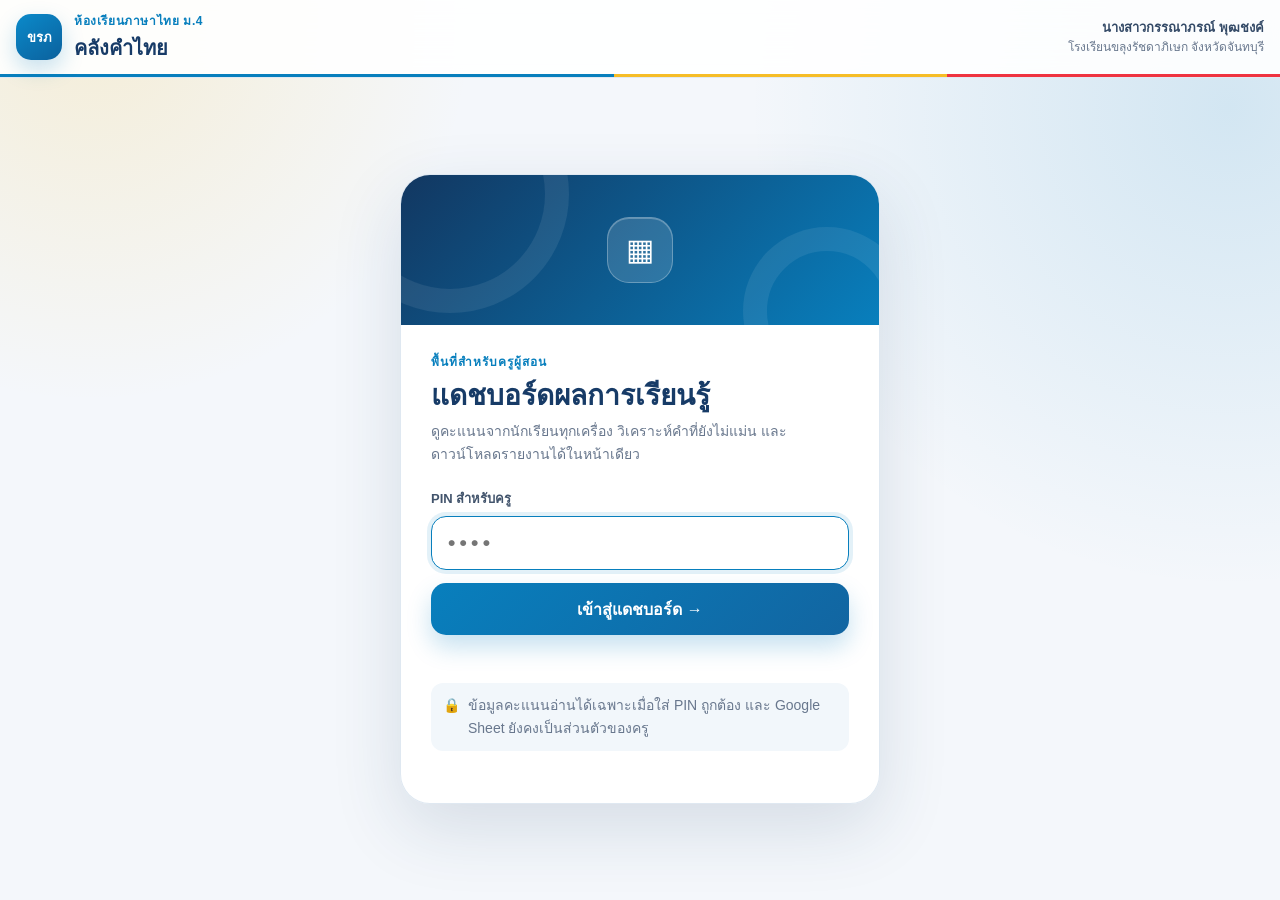
<file: google-sheets/Dashboard.html>
<!doctype html>
<html lang="th">
  <head>
    <meta charset="utf-8" />
    <meta name="viewport" content="width=device-width, initial-scale=1" />
    <meta name="theme-color" content="#0b74b8" />
    <title>แดชบอร์ดครู · คลังคำไทย</title>
    <style>
      :root {
        --bg: #f4f7fb;
        --surface: #ffffff;
        --ink: #172843;
        --muted: #68778d;
        --line: #dce6f0;
        --blue: #087fbd;
        --deep: #173b67;
        --gold: #f6bd27;
        --green: #159968;
        --red: #df4052;
        --purple: #7453b8;
        --shadow: 0 24px 70px rgba(29, 65, 99, .14);
      }
      * { box-sizing: border-box; }
      html { color-scheme: light; }
      body {
        min-height: 100vh;
        margin: 0;
        background:
          radial-gradient(circle at 7% 2%, rgba(246, 189, 39, .17), transparent 24rem),
          radial-gradient(circle at 96% 12%, rgba(8, 127, 189, .14), transparent 30rem),
          var(--bg);
        color: var(--ink);
        font-family: "Noto Sans Thai", "Leelawadee UI", Tahoma, Arial, sans-serif;
      }
      button, input, select { font: inherit; }
      button { cursor: pointer; }
      .shell { width: min(1440px, calc(100% - 32px)); margin: 0 auto; }
      .topbar { position: sticky; top: 0; z-index: 20; border-bottom: 1px solid rgba(220, 230, 240, .85); background: rgba(255, 255, 255, .9); backdrop-filter: blur(18px); }
      .topbar::after { content: ""; display: block; height: 3px; background: linear-gradient(90deg, var(--blue) 0 48%, var(--gold) 48% 74%, #ef3340 74%); }
      .topbar-inner { min-height: 74px; display: flex; align-items: center; justify-content: space-between; gap: 16px; }
      .brand { display: flex; align-items: center; gap: 12px; min-width: 0; }
      .emblem { width: 46px; height: 46px; flex: 0 0 auto; display: grid; place-items: center; border-radius: 15px; background: linear-gradient(145deg, #0b8aca, #0b619d); color: #fff; box-shadow: 0 9px 22px rgba(8, 127, 189, .23); font-size: 13px; font-weight: 950; }
      .brand small, .brand strong { display: block; }
      .brand small { color: var(--blue); font-size: 12px; font-weight: 900; letter-spacing: .05em; }
      .brand strong { margin-top: 2px; color: var(--deep); font-size: 20px; }
      .teacher { color: var(--muted); text-align: right; font-size: 12px; line-height: 1.55; }
      .teacher strong { display: block; color: #344a67; font-size: 13px; }
      .login-wrap { min-height: calc(100vh - 78px); display: grid; place-items: center; padding: 32px 0; }
      .login-card { width: min(480px, 100%); overflow: hidden; border: 1px solid rgba(220, 230, 240, .9); border-radius: 30px; background: rgba(255, 255, 255, .94); box-shadow: var(--shadow); }
      .login-visual { position: relative; min-height: 150px; display: grid; place-items: center; overflow: hidden; background: linear-gradient(135deg, #123761, #087fbd); color: white; }
      .login-visual::before, .login-visual::after { content: ""; position: absolute; border-radius: 50%; border: 24px solid rgba(255, 255, 255, .08); }
      .login-visual::before { width: 190px; height: 190px; left: -70px; top: -100px; }
      .login-visual::after { width: 120px; height: 120px; right: -32px; bottom: -70px; }
      .shield { position: relative; width: 66px; height: 66px; display: grid; place-items: center; border: 1px solid rgba(255, 255, 255, .28); border-radius: 22px; background: rgba(255, 255, 255, .14); box-shadow: inset 0 1px rgba(255, 255, 255, .25); font-size: 30px; }
      .login-body { padding: 27px 30px 30px; }
      .eyebrow { color: var(--blue); font-size: 12px; font-weight: 950; letter-spacing: .08em; }
      h1, h2, h3, p { margin-top: 0; }
      .login-body h1 { margin: 7px 0 7px; color: var(--deep); font-size: 28px; line-height: 1.25; }
      .login-body p { margin-bottom: 22px; color: var(--muted); font-size: 14px; line-height: 1.65; }
      .pin-label { display: grid; gap: 7px; color: #42546c; font-size: 13px; font-weight: 850; }
      .pin-input { width: 100%; height: 54px; padding: 0 16px; border: 1px solid #cfdae6; border-radius: 15px; outline: none; background: #f8fafc; color: var(--deep); font-size: 21px; font-weight: 900; letter-spacing: .2em; transition: .16s ease; }
      .pin-input:focus { border-color: var(--blue); background: #fff; box-shadow: 0 0 0 4px rgba(8, 127, 189, .11); }
      .primary-button { width: 100%; min-height: 52px; margin-top: 13px; border: 0; border-radius: 15px; background: linear-gradient(135deg, #087fbd, #1265a1); color: #fff; box-shadow: 0 12px 25px rgba(8, 127, 189, .23); font-weight: 900; }
      .primary-button:hover { transform: translateY(-1px); }
      .primary-button:disabled { cursor: wait; opacity: .7; transform: none; }
      .login-error { min-height: 22px; margin-top: 10px; color: var(--red); font-size: 13px; font-weight: 750; text-align: center; }
      .privacy-note { display: flex; gap: 8px; margin: 16px 0 0; padding: 11px 12px; border-radius: 12px; background: #f2f7fb; color: #64758b; font-size: 12px; line-height: 1.5; }
      .dashboard { padding: 27px 0 48px; }
      .dashboard-head { display: flex; align-items: flex-end; justify-content: space-between; gap: 20px; }
      .dashboard-head h1 { margin: 6px 0 4px; color: var(--deep); font-size: clamp(27px, 4vw, 42px); letter-spacing: -.03em; }
      .dashboard-head p { margin-bottom: 0; color: var(--muted); font-size: 14px; }
      .head-actions { display: flex; flex-wrap: wrap; justify-content: flex-end; gap: 8px; }
      .action-button { min-height: 40px; padding: 8px 13px; border: 1px solid var(--line); border-radius: 12px; background: rgba(255,255,255,.9); color: #53647a; font-size: 13px; font-weight: 850; box-shadow: 0 5px 16px rgba(29, 65, 99, .07); }
      .action-button:hover { border-color: #a9c4d8; color: var(--blue); }
      .action-button.blue { border-color: var(--blue); background: var(--blue); color: white; }
      .action-button:disabled { cursor: wait; opacity: .55; }
      .live-note { margin-top: 18px; display: flex; align-items: center; justify-content: space-between; gap: 14px; padding: 11px 14px; border: 1px solid #cce9dc; border-radius: 14px; background: #effaf5; color: #176a4d; font-size: 12px; font-weight: 800; }
      .live-dot { width: 8px; height: 8px; display: inline-block; margin-right: 7px; border-radius: 50%; background: var(--green); box-shadow: 0 0 0 5px rgba(21,153,104,.12); }
      .stats { display: grid; grid-template-columns: repeat(4, minmax(0, 1fr)); gap: 13px; margin-top: 16px; }
      .stat { position: relative; overflow: hidden; min-height: 132px; padding: 18px; border: 1px solid var(--line); border-radius: 21px; background: rgba(255,255,255,.94); box-shadow: 0 15px 40px rgba(29,65,99,.09); }
      .stat::after { content: ""; position: absolute; width: 90px; height: 90px; right: -36px; bottom: -42px; border-radius: 50%; background: var(--stat-color); opacity: .1; }
      .stat-top { display: flex; align-items: center; justify-content: space-between; gap: 8px; }
      .stat span { color: #6b798c; font-size: 12px; font-weight: 850; }
      .stat-icon { width: 35px; height: 35px; display: grid; place-items: center; border-radius: 11px; background: color-mix(in srgb, var(--stat-color) 12%, white); color: var(--stat-color); font-size: 16px; }
      .stat strong { display: block; margin-top: 12px; color: var(--deep); font-size: 30px; line-height: 1; }
      .stat small { display: block; margin-top: 8px; color: #8a96a6; font-size: 11px; }
      .panel { border: 1px solid var(--line); border-radius: 22px; background: rgba(255,255,255,.94); box-shadow: 0 15px 42px rgba(29,65,99,.08); }
      .filters { display: grid; grid-template-columns: minmax(220px, 1.45fr) repeat(4, minmax(130px, .7fr)); gap: 9px; margin-top: 15px; padding: 13px; }
      .field { display: grid; gap: 5px; min-width: 0; }
      .field label { color: #758296; font-size: 11px; font-weight: 900; }
      .field input, .field select { width: 100%; min-width: 0; height: 42px; padding: 0 12px; border: 1px solid #d7e1eb; border-radius: 11px; outline: 0; background: #f8fafc; color: #34465e; font-size: 13px; }
      .field input:focus, .field select:focus { border-color: var(--blue); background: white; box-shadow: 0 0 0 3px rgba(8,127,189,.09); }
      .analytics { display: grid; grid-template-columns: 1.2fr .8fr .8fr; gap: 13px; margin-top: 13px; }
      .analytics .panel { min-height: 275px; padding: 18px; }
      .panel-title { display: flex; align-items: flex-start; justify-content: space-between; gap: 10px; margin-bottom: 17px; }
      .panel-title h2 { margin: 0; color: var(--deep); font-size: 17px; }
      .panel-title span { color: #8a96a6; font-size: 11px; }
      .bars { display: grid; gap: 13px; }
      .bar-row { display: grid; grid-template-columns: minmax(90px, 1fr) minmax(110px, 2fr) 42px; align-items: center; gap: 9px; }
      .bar-label { overflow: hidden; color: #55657b; font-size: 12px; font-weight: 800; text-overflow: ellipsis; white-space: nowrap; }
      .bar-track { height: 10px; overflow: hidden; border-radius: 99px; background: #edf2f6; }
      .bar-fill { height: 100%; border-radius: inherit; background: linear-gradient(90deg, var(--blue), #18a3d7); transition: width .3s ease; }
      .bar-value { color: var(--deep); font-size: 12px; font-weight: 900; text-align: right; }
      .distribution { height: 178px; display: flex; align-items: flex-end; justify-content: space-around; gap: 10px; padding-top: 10px; }
      .column { height: 100%; flex: 1; display: flex; flex-direction: column; justify-content: flex-end; align-items: center; gap: 7px; }
      .column b { color: var(--deep); font-size: 12px; }
      .column-bar { width: min(45px, 75%); min-height: 5px; border-radius: 10px 10px 4px 4px; background: var(--column-color); opacity: .9; transition: height .3s ease; }
      .column small { color: #7d899a; font-size: 10px; text-align: center; }
      .weak-list { display: grid; gap: 10px; }
      .weak-item { display: grid; grid-template-columns: 28px 1fr auto; align-items: center; gap: 9px; padding-bottom: 9px; border-bottom: 1px solid #edf1f5; }
      .weak-item:last-child { border-bottom: 0; }
      .weak-rank { width: 27px; height: 27px; display: grid; place-items: center; border-radius: 9px; background: #fff2f4; color: var(--red); font-size: 11px; font-weight: 950; }
      .weak-item strong { overflow: hidden; color: #43546b; font-size: 13px; text-overflow: ellipsis; white-space: nowrap; }
      .weak-item span { color: #8a96a6; font-size: 11px; font-weight: 800; }
      .table-panel { margin-top: 13px; overflow: hidden; }
      .table-head { display: flex; align-items: center; justify-content: space-between; gap: 15px; padding: 17px 18px; border-bottom: 1px solid #e6edf4; }
      .table-head h2 { margin: 0; color: var(--deep); font-size: 18px; }
      .table-head span { color: #7d8999; font-size: 12px; font-weight: 750; }
      .table-wrap { overflow-x: auto; }
      table { width: 100%; border-collapse: collapse; }
      th { padding: 12px 13px; background: #f4f7fa; color: #718096; text-align: left; font-size: 11px; font-weight: 900; white-space: nowrap; }
      td { padding: 13px; border-top: 1px solid #edf1f5; color: #4e6077; font-size: 12px; vertical-align: middle; }
      tbody tr:hover { background: #f8fbfd; }
      .student-cell strong, .student-cell small { display: block; }
      .student-cell strong { color: #2f435f; font-size: 13px; }
      .student-cell small { margin-top: 3px; color: #8995a5; }
      .score-pill { min-width: 66px; display: inline-flex; justify-content: center; padding: 6px 8px; border-radius: 9px; background: #eef8f4; color: #16704f; font-weight: 950; }
      .score-pill.mid { background: #fff7e8; color: #9a6710; }
      .score-pill.low { background: #fff0f2; color: #aa3040; }
      .weak-text { max-width: 230px; overflow: hidden; color: #8a5960; text-overflow: ellipsis; white-space: nowrap; }
      .empty { padding: 50px 20px; color: #7b899b; text-align: center; }
      .empty-icon { width: 56px; height: 56px; display: grid; place-items: center; margin: 0 auto 12px; border-radius: 18px; background: #edf4f9; color: var(--blue); font-size: 24px; }
      .loading-overlay { position: fixed; inset: 0; z-index: 50; display: grid; place-items: center; background: rgba(244,247,251,.74); backdrop-filter: blur(5px); }
      .loader { width: 58px; height: 58px; border: 5px solid #d9e7f1; border-top-color: var(--blue); border-radius: 50%; animation: spin .7s linear infinite; }
      @keyframes spin { to { transform: rotate(360deg); } }
      [hidden] { display: none !important; }
      @media (max-width: 1050px) {
        .stats { grid-template-columns: repeat(2, 1fr); }
        .filters { grid-template-columns: repeat(3, 1fr); }
        .field.search-field { grid-column: span 2; }
        .analytics { grid-template-columns: 1fr 1fr; }
        .analytics .panel:first-child { grid-column: 1 / -1; }
      }
      @media (max-width: 700px) {
        .shell { width: min(100% - 20px, 1440px); }
        .topbar-inner { min-height: 65px; }
        .teacher { display: none; }
        .emblem { width: 40px; height: 40px; border-radius: 12px; }
        .brand strong { font-size: 17px; }
        .dashboard { padding-top: 20px; }
        .dashboard-head { align-items: flex-start; flex-direction: column; }
        .head-actions { width: 100%; justify-content: flex-start; }
        .action-button { flex: 1; padding-inline: 8px; }
        .live-note { align-items: flex-start; flex-direction: column; }
        .stats { gap: 9px; }
        .stat { min-height: 116px; padding: 14px; border-radius: 17px; }
        .stat strong { font-size: 25px; }
        .filters { grid-template-columns: 1fr 1fr; }
        .field.search-field { grid-column: 1 / -1; }
        .field.date-field { grid-column: 1 / -1; }
        .analytics { grid-template-columns: 1fr; }
        .analytics .panel:first-child { grid-column: auto; }
        .login-card { border-radius: 23px; }
        .login-body { padding: 23px 20px 24px; }
        .table-wrap { overflow: visible; }
        table, thead, tbody, tr, td { display: block; }
        thead { display: none; }
        tbody { padding: 7px 11px 12px; }
        tbody tr { margin-top: 9px; padding: 12px 13px; border: 1px solid #e2eaf2; border-radius: 14px; background: #fbfcfe; }
        td { display: grid; grid-template-columns: 92px 1fr; gap: 9px; padding: 6px 0; border: 0; font-size: 12px; }
        td::before { content: attr(data-label); color: #8a96a6; font-size: 10px; font-weight: 900; }
        .weak-text { max-width: none; white-space: normal; }
      }
      @media (max-width: 420px) {
        .stats { grid-template-columns: 1fr; }
        .filters { grid-template-columns: 1fr; }
        .field.search-field, .field.date-field { grid-column: auto; }
      }
    </style>
  </head>
  <body>
    <header class="topbar">
      <div class="shell topbar-inner">
        <div class="brand">
          <div class="emblem">ขรภ</div>
          <div><small>ห้องเรียนภาษาไทย ม.4</small><strong>คลังคำไทย</strong></div>
        </div>
        <div class="teacher"><strong>นางสาวกรรณาภรณ์ พุฒชงค์</strong>โรงเรียนขลุงรัชดาภิเษก จังหวัดจันทบุรี</div>
      </div>
    </header>

    <main>
      <section id="loginView" class="login-wrap shell">
        <div class="login-card">
          <div class="login-visual"><div class="shield" aria-hidden="true">▦</div></div>
          <div class="login-body">
            <div class="eyebrow">พื้นที่สำหรับครูผู้สอน</div>
            <h1>แดชบอร์ดผลการเรียนรู้</h1>
            <p>ดูคะแนนจากนักเรียนทุกเครื่อง วิเคราะห์คำที่ยังไม่แม่น และดาวน์โหลดรายงานได้ในหน้าเดียว</p>
            <form id="loginForm">
              <label class="pin-label" for="teacherPin">PIN สำหรับครู
                <input id="teacherPin" class="pin-input" type="password" inputmode="numeric" autocomplete="current-password" maxlength="30" placeholder="••••" required />
              </label>
              <button id="loginButton" class="primary-button" type="submit">เข้าสู่แดชบอร์ด →</button>
              <div id="loginError" class="login-error" role="alert"></div>
            </form>
            <p class="privacy-note"><span aria-hidden="true">🔒</span><span>ข้อมูลคะแนนอ่านได้เฉพาะเมื่อใส่ PIN ถูกต้อง และ Google Sheet ยังคงเป็นส่วนตัวของครู</span></p>
          </div>
        </div>
      </section>

      <section id="dashboardView" class="dashboard shell" hidden>
        <div class="dashboard-head">
          <div>
            <div class="eyebrow">ภาพรวมชั้นเรียน</div>
            <h1>แดชบอร์ดครู</h1>
            <p id="updatedAt">กำลังอ่านข้อมูลล่าสุด…</p>
          </div>
          <div class="head-actions">
            <button id="refreshButton" class="action-button" type="button">↻ อัปเดต</button>
            <button id="exportButton" class="action-button blue" type="button">⇩ ดาวน์โหลด CSV</button>
            <button id="logoutButton" class="action-button" type="button">ออกจากระบบ</button>
          </div>
        </div>

        <div class="live-note"><span><i class="live-dot"></i>เชื่อมกับ Google Sheet แล้ว · คะแนนใหม่จะปรากฏเมื่อกดอัปเดต</span><span id="recordScope">0 รายการ</span></div>

        <div class="stats">
          <article class="stat" style="--stat-color:var(--blue)"><div class="stat-top"><span>นักเรียนทั้งหมด</span><i class="stat-icon">♟</i></div><strong id="studentCount">0</strong><small>นับจากชื่อ ชั้น และเลขที่</small></article>
          <article class="stat" style="--stat-color:var(--purple)"><div class="stat-top"><span>จำนวนครั้งที่ฝึก</span><i class="stat-icon">▤</i></div><strong id="attemptCount">0</strong><small>เฉพาะข้อมูลตามตัวกรอง</small></article>
          <article class="stat" style="--stat-color:var(--gold)"><div class="stat-top"><span>คะแนนเฉลี่ย</span><i class="stat-icon">★</i></div><strong id="averageScore">0</strong><small>คะแนนเต็ม 100</small></article>
          <article class="stat" style="--stat-color:var(--green)"><div class="stat-top"><span>ผ่านเกณฑ์ 70%</span><i class="stat-icon">✓</i></div><strong id="passRate">0%</strong><small id="passDetail">0 จาก 0 ครั้ง</small></article>
        </div>

        <section class="panel filters" aria-label="ตัวกรองคะแนน">
          <div class="field search-field"><label for="searchInput">ค้นหานักเรียน</label><input id="searchInput" type="search" placeholder="ชื่อ เลขที่ หรือชั้น/ห้อง" /></div>
          <div class="field"><label for="classFilter">ชั้น/ห้อง</label><select id="classFilter"><option value="">ทุกห้อง</option></select></div>
          <div class="field"><label for="lessonFilter">บทเรียน</label><select id="lessonFilter"><option value="">ทุกบทเรียน</option></select></div>
          <div class="field"><label for="modeFilter">โหมดเกม</label><select id="modeFilter"><option value="">ทุกโหมด</option></select></div>
          <div class="field date-field"><label for="dateFilter">วันที่ทำ</label><input id="dateFilter" type="date" /></div>
        </section>

        <div class="analytics">
          <section class="panel"><div class="panel-title"><h2>คะแนนเฉลี่ยรายบทเรียน</h2><span>เทียบจาก 100 คะแนน</span></div><div id="lessonBars" class="bars"></div></section>
          <section class="panel"><div class="panel-title"><h2>ช่วงคะแนน</h2><span>จำนวนครั้ง</span></div><div id="distribution" class="distribution"></div></section>
          <section class="panel"><div class="panel-title"><h2>คำที่ยังไม่แม่น</h2><span>5 อันดับแรก</span></div><div id="weakWords" class="weak-list"></div></section>
        </div>

        <section class="panel table-panel">
          <div class="table-head"><h2>รายการคะแนนล่าสุด</h2><span id="tableCount">แสดง 0 รายการ</span></div>
          <div class="table-wrap">
            <table>
              <thead><tr><th>วัน–เวลา</th><th>นักเรียน</th><th>บทเรียน</th><th>โหมดเกม</th><th>คะแนน</th><th>คำที่ยังไม่แม่น</th></tr></thead>
              <tbody id="scoreRows"></tbody>
            </table>
            <div id="emptyState" class="empty" hidden><div class="empty-icon">⌕</div><strong>ยังไม่พบคะแนน</strong><p>ลองเปลี่ยนตัวกรอง หรือรอให้นักเรียนทำภารกิจแรกสำเร็จ</p></div>
          </div>
        </section>
      </section>
    </main>

    <div id="loadingOverlay" class="loading-overlay" hidden><div class="loader" aria-label="กำลังโหลด"></div></div>

    <script>
      (() => {
        "use strict";
        let teacherPin = sessionStorage.getItem("thai-game-teacher-pin") || "";
        let allRows = [];
        let filteredRows = [];
        const $ = (id) => document.getElementById(id);
        const loginView = $("loginView");
        const dashboardView = $("dashboardView");
        const loginForm = $("loginForm");
        const pinInput = $("teacherPin");
        const loginButton = $("loginButton");
        const loginError = $("loginError");
        const loadingOverlay = $("loadingOverlay");
        const filters = ["searchInput", "classFilter", "lessonFilter", "modeFilter", "dateFilter"].map($);

        const escapeHtml = (value) => String(value == null ? "" : value)
          .replace(/&/g, "&amp;").replace(/</g, "&lt;").replace(/>/g, "&gt;").replace(/"/g, "&quot;").replace(/'/g, "&#039;");
        const percentScore = (row) => Math.max(0, Math.min(100, Math.round((Number(row.score) || 0) / Math.max(1, Number(row.total) || 100) * 100)));
        const formatNumber = (value) => new Intl.NumberFormat("th-TH").format(Number(value) || 0);
        const formatDateTime = (value) => {
          const date = new Date(value);
          return isNaN(date.getTime()) ? String(value || "-") : new Intl.DateTimeFormat("th-TH", { dateStyle: "short", timeStyle: "short" }).format(date);
        };
        const localDateKey = (value) => {
          const date = new Date(value);
          if (isNaN(date.getTime())) return "";
          const year = date.getFullYear();
          const month = String(date.getMonth() + 1).padStart(2, "0");
          const day = String(date.getDate()).padStart(2, "0");
          return `${year}-${month}-${day}`;
        };
        const uniqueValues = (key) => [...new Set(allRows.map((row) => String(row[key] || "").trim()).filter(Boolean))].sort((a, b) => a.localeCompare(b, "th"));
        const scoreClass = (score) => score >= 70 ? "" : score >= 50 ? "mid" : "low";

        const setLoading = (loading) => {
          loadingOverlay.hidden = !loading;
          loginButton.disabled = loading;
          $("refreshButton").disabled = loading;
        };

        const showLogin = (message = "") => {
          dashboardView.hidden = true;
          loginView.hidden = false;
          loginError.textContent = message;
          pinInput.value = "";
          window.setTimeout(() => pinInput.focus(), 50);
        };

        const loadData = (fromLogin = false) => {
          if (!teacherPin) return showLogin();
          setLoading(true);
          loginError.textContent = "";
          google.script.run
            .withSuccessHandler((data) => {
              setLoading(false);
              sessionStorage.setItem("thai-game-teacher-pin", teacherPin);
              allRows = Array.isArray(data && data.rows) ? data.rows : [];
              loginView.hidden = true;
              dashboardView.hidden = false;
              populateFilters();
              applyFilters();
              const updated = data && data.generatedAt ? formatDateTime(data.generatedAt) : "ขณะนี้";
              $("updatedAt").textContent = `ข้อมูลล่าสุด ${updated}${data && data.truncated ? " · แสดง 5,000 รายการล่าสุด" : ""}`;
            })
            .withFailureHandler((error) => {
              setLoading(false);
              if (fromLogin || String(error && error.message || error).includes("PIN")) {
                teacherPin = "";
                sessionStorage.removeItem("thai-game-teacher-pin");
                showLogin("PIN ไม่ถูกต้อง กรุณาลองอีกครั้ง");
              } else {
                alert("อ่านข้อมูลไม่สำเร็จ กรุณาลองกดอัปเดตอีกครั้ง");
              }
            })
            .getDashboardData(teacherPin);
        };

        const populateSelect = (id, key, emptyLabel) => {
          const select = $(id);
          const current = select.value;
          select.innerHTML = `<option value="">${emptyLabel}</option>${uniqueValues(key).map((value) => `<option value="${escapeHtml(value)}">${escapeHtml(value)}</option>`).join("")}`;
          if ([...select.options].some((option) => option.value === current)) select.value = current;
        };
        const populateFilters = () => {
          populateSelect("classFilter", "classroom", "ทุกห้อง");
          populateSelect("lessonFilter", "lesson", "ทุกบทเรียน");
          populateSelect("modeFilter", "mode", "ทุกโหมด");
        };

        const applyFilters = () => {
          const query = $("searchInput").value.trim().toLocaleLowerCase("th");
          const classroom = $("classFilter").value;
          const lesson = $("lessonFilter").value;
          const mode = $("modeFilter").value;
          const date = $("dateFilter").value;
          filteredRows = allRows.filter((row) => {
            const haystack = `${row.studentName || ""} ${row.studentNumber || ""} ${row.classroom || ""}`.toLocaleLowerCase("th");
            return (!query || haystack.includes(query))
              && (!classroom || row.classroom === classroom)
              && (!lesson || row.lesson === lesson)
              && (!mode || row.mode === mode)
              && (!date || localDateKey(row.receivedAt || row.clientTime) === date);
          });
          renderDashboard();
        };

        const renderDashboard = () => {
          const count = filteredRows.length;
          const scores = filteredRows.map(percentScore);
          const average = count ? Math.round(scores.reduce((sum, score) => sum + score, 0) / count) : 0;
          const passed = scores.filter((score) => score >= 70).length;
          const students = new Set(filteredRows.map((row) => `${row.studentName}|${row.classroom}|${row.studentNumber}`));
          $("studentCount").textContent = formatNumber(students.size);
          $("attemptCount").textContent = formatNumber(count);
          $("averageScore").textContent = `${average}/100`;
          $("passRate").textContent = `${count ? Math.round(passed / count * 100) : 0}%`;
          $("passDetail").textContent = `${formatNumber(passed)} จาก ${formatNumber(count)} ครั้ง`;
          $("recordScope").textContent = count === allRows.length ? `${formatNumber(count)} รายการทั้งหมด` : `${formatNumber(count)} จาก ${formatNumber(allRows.length)} รายการ`;
          renderLessonBars();
          renderDistribution(scores);
          renderWeakWords();
          renderTable();
        };

        const renderLessonBars = () => {
          const groups = {};
          filteredRows.forEach((row) => {
            const key = row.lesson || "ไม่ระบุบทเรียน";
            groups[key] = groups[key] || [];
            groups[key].push(percentScore(row));
          });
          const entries = Object.entries(groups).map(([label, scores]) => [label, Math.round(scores.reduce((a, b) => a + b, 0) / scores.length)]).sort((a, b) => b[1] - a[1]);
          $("lessonBars").innerHTML = entries.length ? entries.map(([label, score]) => `<div class="bar-row"><span class="bar-label" title="${escapeHtml(label)}">${escapeHtml(label)}</span><div class="bar-track"><div class="bar-fill" style="width:${score}%"></div></div><strong class="bar-value">${score}</strong></div>`).join("") : `<div class="empty">ยังไม่มีข้อมูลตามตัวกรอง</div>`;
        };

        const renderDistribution = (scores) => {
          const bands = [
            { label: "0–49", count: scores.filter((x) => x < 50).length, color: "var(--red)" },
            { label: "50–69", count: scores.filter((x) => x >= 50 && x < 70).length, color: "var(--gold)" },
            { label: "70–79", count: scores.filter((x) => x >= 70 && x < 80).length, color: "var(--blue)" },
            { label: "80–100", count: scores.filter((x) => x >= 80).length, color: "var(--green)" }
          ];
          const max = Math.max(1, ...bands.map((band) => band.count));
          $("distribution").innerHTML = bands.map((band) => `<div class="column"><b>${formatNumber(band.count)}</b><div class="column-bar" style="--column-color:${band.color};height:${Math.max(5, Math.round(band.count / max * 130))}px"></div><small>${band.label}</small></div>`).join("");
        };

        const renderWeakWords = () => {
          const counts = {};
          filteredRows.forEach((row) => String(row.wrongWords || "").split(/\s*\|\s*/).filter(Boolean).forEach((word) => { counts[word] = (counts[word] || 0) + 1; }));
          const words = Object.entries(counts).sort((a, b) => b[1] - a[1]).slice(0, 5);
          $("weakWords").innerHTML = words.length ? words.map(([word, count], index) => `<div class="weak-item"><i class="weak-rank">${index + 1}</i><strong title="${escapeHtml(word)}">${escapeHtml(word)}</strong><span>${formatNumber(count)} ครั้ง</span></div>`).join("") : `<div class="empty">ยังไม่มีคำที่ตอบผิด</div>`;
        };

        const renderTable = () => {
          const rows = filteredRows.slice(0, 250);
          $("tableCount").textContent = filteredRows.length > 250 ? `แสดง 250 จาก ${formatNumber(filteredRows.length)} รายการ` : `แสดง ${formatNumber(filteredRows.length)} รายการ`;
          $("emptyState").hidden = rows.length > 0;
          $("scoreRows").innerHTML = rows.map((row) => {
            const score = percentScore(row);
            const weak = row.wrongWords ? escapeHtml(String(row.wrongWords).replace(/\s*\|\s*/g, ", ")) : "—";
            return `<tr><td data-label="วัน–เวลา">${escapeHtml(formatDateTime(row.receivedAt || row.clientTime))}</td><td data-label="นักเรียน" class="student-cell"><strong>${escapeHtml(row.studentName || "ไม่ระบุชื่อ")}</strong><small>${escapeHtml(row.classroom || "-")} · เลขที่ ${escapeHtml(row.studentNumber || "-")}</small></td><td data-label="บทเรียน">${escapeHtml(row.lesson || "-")}</td><td data-label="โหมดเกม">${escapeHtml(row.mode || "-")}</td><td data-label="คะแนน"><span class="score-pill ${scoreClass(score)}">${score}/100</span></td><td data-label="คำที่ยังไม่แม่น" class="weak-text" title="${weak}">${weak}</td></tr>`;
          }).join("");
        };

        const csvCell = (value) => {
          let text = String(value == null ? "" : value);
          if (/^[=+\-@]/.test(text)) text = "'" + text;
          return `"${text.replace(/"/g, '""')}"`;
        };
        const exportCsv = () => {
          if (!filteredRows.length) return alert("ยังไม่มีคะแนนตามตัวกรองสำหรับดาวน์โหลด");
          const header = ["วัน–เวลา", "ชื่อ-นามสกุล", "ชั้น/ห้อง", "เลขที่", "บทเรียน", "โหมดเกม", "คะแนน", "คะแนนเต็ม", "คำที่ยังไม่แม่น"];
          const body = filteredRows.map((row) => [formatDateTime(row.receivedAt || row.clientTime), row.studentName, row.classroom, row.studentNumber, row.lesson, row.mode, row.score, row.total, String(row.wrongWords || "").replace(/\s*\|\s*/g, ", ")]);
          const csv = "\ufeff" + [header, ...body].map((line) => line.map(csvCell).join(",")).join("\r\n");
          const blob = new Blob([csv], { type: "text/csv;charset=utf-8" });
          const link = document.createElement("a");
          link.href = URL.createObjectURL(blob);
          link.download = `คะแนนคลังคำไทย-${new Date().toISOString().slice(0, 10)}.csv`;
          document.body.appendChild(link);
          link.click();
          link.remove();
          window.setTimeout(() => URL.revokeObjectURL(link.href), 1000);
        };

        loginForm.addEventListener("submit", (event) => {
          event.preventDefault();
          teacherPin = pinInput.value.trim();
          if (!teacherPin) return;
          loadData(true);
        });
        filters.forEach((element) => element.addEventListener(element.tagName === "INPUT" && element.type === "search" ? "input" : "change", applyFilters));
        $("refreshButton").addEventListener("click", () => loadData(false));
        $("exportButton").addEventListener("click", exportCsv);
        $("logoutButton").addEventListener("click", () => {
          teacherPin = "";
          allRows = [];
          filteredRows = [];
          sessionStorage.removeItem("thai-game-teacher-pin");
          showLogin();
        });

        if (teacherPin) loadData(false); else showLogin();
      })();
    </script>
  </body>
</html>
</file>
